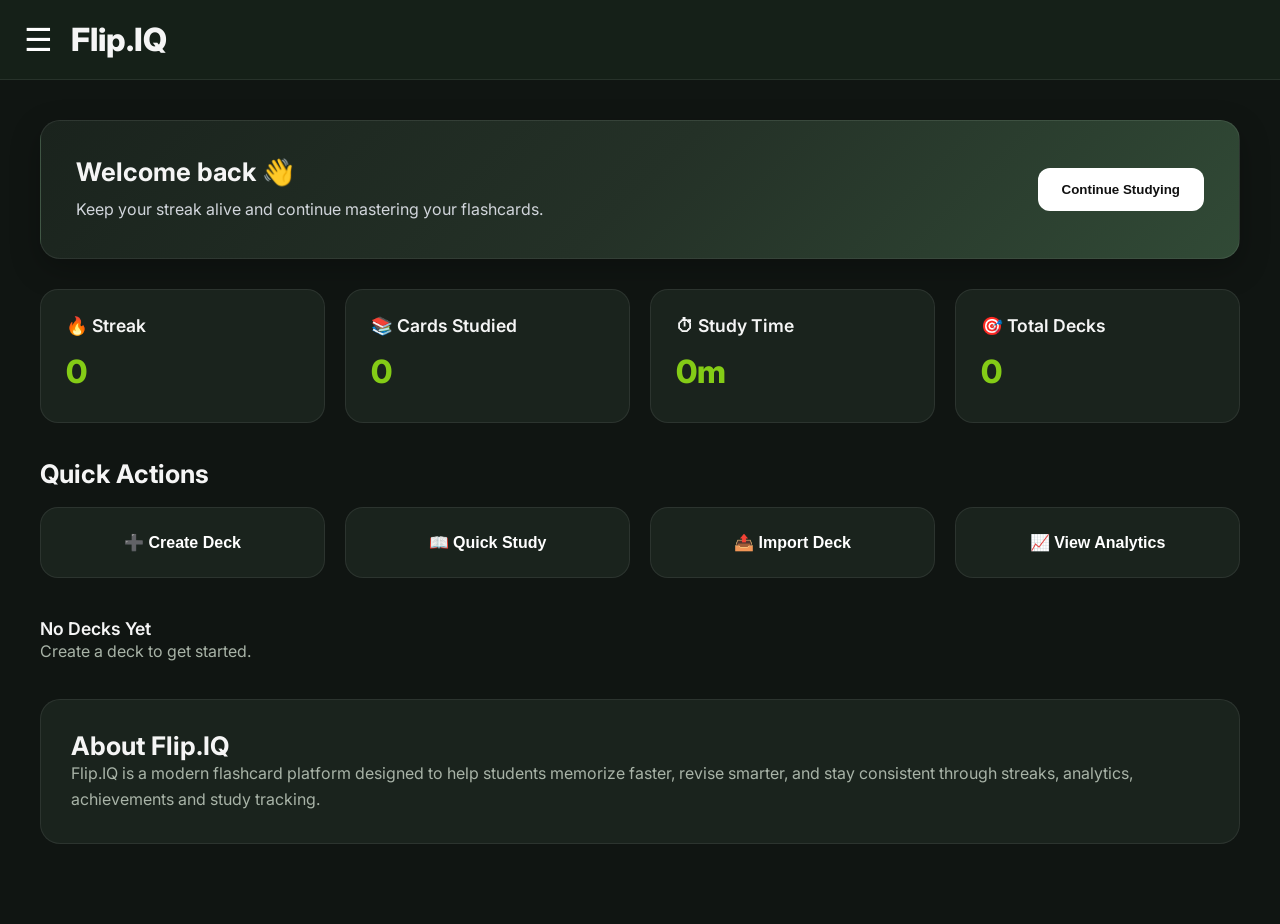
<file: index.html>
<!doctype html>

<html lang="en">
  <head>
    <meta charset="UTF-8" />
    <meta name="viewport" content="width=device-width, initial-scale=1.0" />

    <title>Flip.IQ | Dashboard</title>

    <link
      href="https://fonts.googleapis.com/css2?family=Inter:wght@300;400;500;600;700;800;900&display=swap"
      rel="stylesheet"
    />

    <link rel="stylesheet" href="css/global.css" />
    <link rel="stylesheet" href="css/navbar.css" />
    <link rel="stylesheet" href="css/dashboard.css" />
    <link rel="stylesheet" href="css/animations.css" />
  </head>

  <body>
    <!-- TOP BAR -->

    <header class="topbar">
      <button id="menuBtn" class="menu-btn">☰</button>

      <h1>Flip.IQ</h1>
    </header>

    <!-- SIDEBAR -->

    <aside class="sidebar" id="sidebar">
      <nav>
        <a href="index.html" class="nav-link active"> Home </a>

        <a href="decks.html" class="nav-link"> My Decks </a>

        <a href="quick-study.html" class="nav-link"> Quick Study </a>

        <a href="analytics.html" class="nav-link"> Analytics </a>

        <a href="achievements.html" class="nav-link"> Achievements </a>

        <a href="settings.html" class="nav-link"> Settings </a>
      </nav>

      <div class="close-menu" id="closeMenu">✕ Close Menu</div>
    </aside>

    <!-- MAIN CONTENT -->

    <main class="main-content">
      <section class="hero-card">
        <div>
          <h2>Welcome back 👋</h2>

          <p>Keep your streak alive and continue mastering your flashcards.</p>
        </div>

        <button id="continueBtn" class="primary-btn">Continue Studying</button>
      </section>

      <section class="stats-grid">
        <div class="stat-card">
          <h3>🔥 Streak</h3>
          <p class="stat-number" id="streakCount">7</p>
        </div>

        <div class="stat-card">
          <h3>📚 Cards Studied</h3>
          <p class="stat-number" id="cardsToday">42</p>
        </div>

        <div class="stat-card">
          <h3>⏱ Study Time</h3>
          <p class="stat-number" id="studyTime">58m</p>
        </div>

        <div class="stat-card">
          <h3>🎯 Total Decks</h3>
          <p class="stat-number" id="totalDecks">89%</p>
        </div>
      </section>

      <section class="dashboard-section">
        <div class="section-header">
          <h2>Quick Actions</h2>
        </div>

        <div class="action-grid">
          <button class="action-card">➕ Create Deck</button>

          <button class="action-card">📖 Quick Study</button>

          <button class="action-card">📤 Import Deck</button>

          <button class="action-card">📈 View Analytics</button>
        </div>
      </section>

      <div class="deck-grid" id="recentDecks"></div>

      <section class="dashboard-section">
        <div class="about-card">
          <h2>About Flip.IQ</h2>

          <p>
            Flip.IQ is a modern flashcard platform designed to help students
            memorize faster, revise smarter, and stay consistent through
            streaks, analytics, achievements and study tracking.
          </p>
        </div>
      </section>
    </main>

    <script src="js/storage.js"></script>
    <script src="js/app.js"></script>
    <script src="js/mobile-nav.js"></script>
  </body>
</html>
</file>
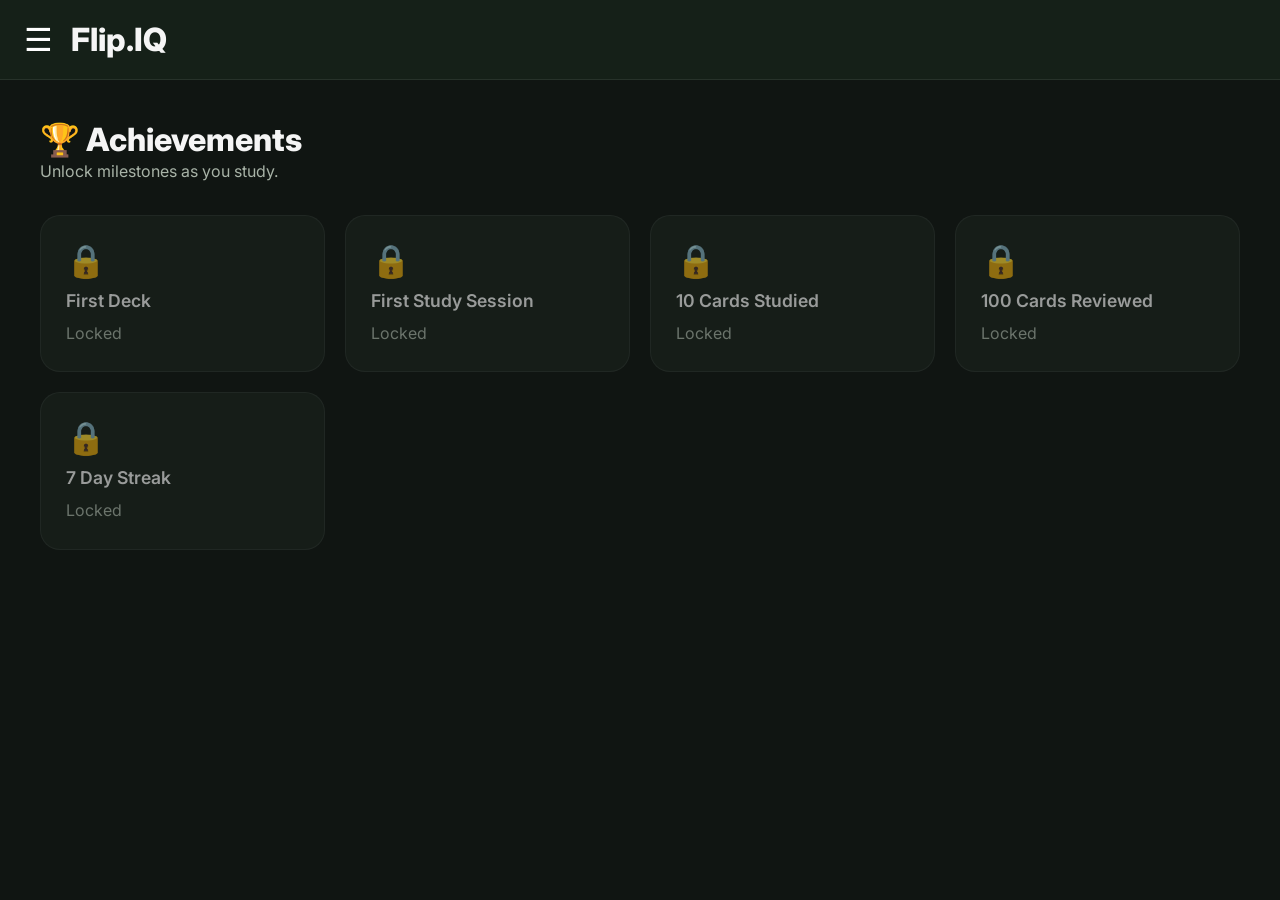
<file: achievements.html>
<!doctype html>

<html lang="en">
  <head>
    <meta charset="UTF-8" />

    <meta name="viewport" content="width=device-width, initial-scale=1.0" />

    <title>Flip.IQ | Achievements</title>

    <link
      href="https://fonts.googleapis.com/css2?family=Inter:wght@300;400;500;600;700;800;900&display=swap"
      rel="stylesheet"
    />

    <link rel="stylesheet" href="css/global.css" />
    <link rel="stylesheet" href="css/navbar.css" />
    <link rel="stylesheet" href="css/achievements.css" />
    <link rel="stylesheet" href="css/animations.css" />
  </head>

  <body>
    <!-- TOP BAR -->

    <header class="topbar">
      <button id="menuBtn" class="menu-btn">☰</button>

      <h1>Flip.IQ</h1>
    </header>

    <!-- SIDEBAR -->

    <aside class="sidebar" id="sidebar">
      <nav>
        <a href="index.html" class="nav-link"> Home </a>

        <a href="decks.html" class="nav-link"> My Decks </a>

        <a href="quick-study.html" class="nav-link"> Quick Study </a>

        <a href="analytics.html" class="nav-link"> Analytics </a>

        <a href="achievements.html" class="nav-link active"> Achievements </a>

        <a href="settings.html" class="nav-link"> Settings </a>
      </nav>

      <div class="close-menu" id="closeMenu">✕ Close Menu</div>
    </aside>

    <!-- MAIN CONTENT -->

    <main class="main-content">
      <section class="page-header">
        <h1>🏆 Achievements</h1>

        <p>Unlock milestones as you study.</p>
      </section>

      <section id="achievementGrid" class="achievement-grid"></section>
    </main>

    <script src="js/storage.js"></script>

    <script src="js/achievements.js"></script>

    <script src="js/mobile-nav.js"></script>
  </body>
</html>
</file>
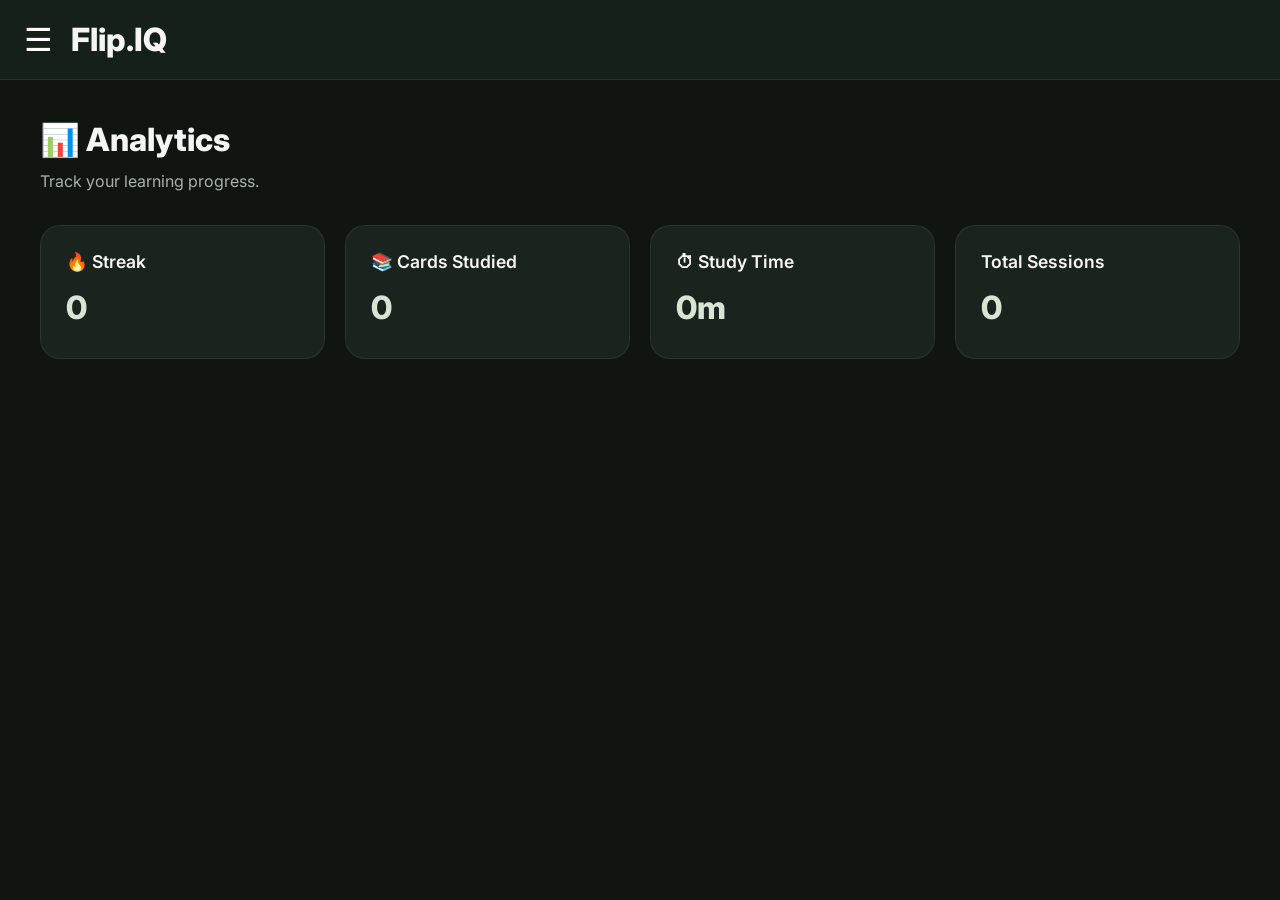
<file: analytics.html>
<!doctype html>

<html lang="en">
  <head>
    <meta charset="UTF-8" />

    <meta name="viewport" content="width=device-width, initial-scale=1.0" />

    <title>Flip.IQ | Analytics</title>

    <link
      href="https://fonts.googleapis.com/css2?family=Inter:wght@300;400;500;600;700;800;900&display=swap"
      rel="stylesheet"
    />

    <link rel="stylesheet" href="css/global.css" />
    <link rel="stylesheet" href="css/navbar.css" />
    <link rel="stylesheet" href="css/analytics.css" />
    <link rel="stylesheet" href="css/animations.css" />
  </head>

  <body>
    <!-- TOP BAR -->

    <header class="topbar">
      <button id="menuBtn" class="menu-btn">☰</button>

      <h1>Flip.IQ</h1>
    </header>

    <!-- SIDEBAR -->

    <aside class="sidebar" id="sidebar">
      <nav>
        <a href="index.html" class="nav-link"> Home </a>

        <a href="decks.html" class="nav-link"> My Decks </a>

        <a href="quick-study.html" class="nav-link"> Quick Study </a>

        <a href="analytics.html" class="nav-link active"> Analytics </a>

        <a href="achievements.html" class="nav-link"> Achievements </a>

        <a href="settings.html" class="nav-link"> Settings </a>
      </nav>

      <div class="close-menu" id="closeMenu">✕ Close Menu</div>
    </aside>

    <!-- MAIN CONTENT -->

    <main class="main-content">
      <section class="page-header">
        <h1>📊 Analytics</h1>

        <p>Track your learning progress.</p>
      </section>

      <section class="stats-grid">
        <div class="stat-card">
          <h3>🔥 Streak</h3>

          <p class="stat-number" id="analyticsStreak">7</p>
        </div>

        <div class="stat-card">
          <h3>📚 Cards Studied</h3>

          <p class="stat-number" id="analyticsCards">42</p>
        </div>

        <div class="stat-card">
          <h3>⏱ Study Time</h3>

          <p class="stat-number" id="analyticsTime">58m</p>
        </div>

        <div class="stat-card">
          <h3>Total Sessions</h3>

          <p class="stat-number" id="analyticsSessions">0</p>
        </div>
      </section>
    </main>

    <script src="js/storage.js"></script>

    <script src="js/analytics.js"></script>

    <script src="js/mobile-nav.js"></script>
  </body>
</html>
</file>
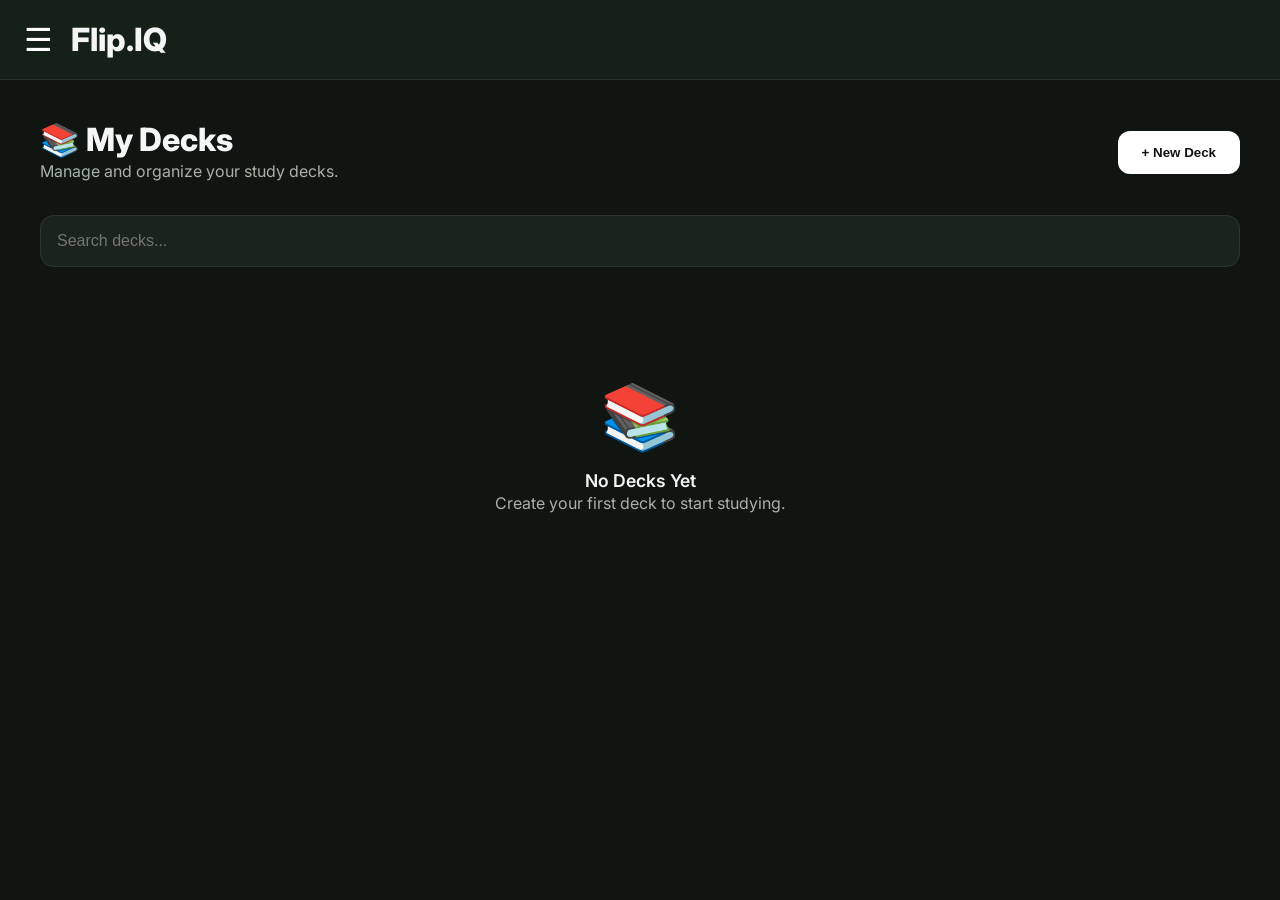
<file: decks.html>
<!doctype html>

<html lang="en">
  <head>
    <meta charset="UTF-8" />

    <meta name="viewport" content="width=device-width, initial-scale=1.0" />

    <title>Flip.IQ | My Decks</title>

    <link
      href="https://fonts.googleapis.com/css2?family=Inter:wght@300;400;500;600;700;800;900&display=swap"
      rel="stylesheet"
    />

    <link rel="stylesheet" href="css/global.css" />
    <link rel="stylesheet" href="css/navbar.css" />
    <link rel="stylesheet" href="css/decks.css" />
    <link rel="stylesheet" href="css/animations.css" />
  </head>

  <body>
    <!-- TOP BAR -->

    <header class="topbar">
      <button id="menuBtn" class="menu-btn">☰</button>

      <h1>Flip.IQ</h1>
    </header>

    <!-- SIDEBAR -->

    <aside class="sidebar" id="sidebar">
      <nav>
        <a href="index.html" class="nav-link"> Home </a>

        <a href="decks.html" class="nav-link active"> My Decks </a>

        <a href="quick-study.html" class="nav-link"> Quick Study </a>

        <a href="analytics.html" class="nav-link"> Analytics </a>

        <a href="achievements.html" class="nav-link"> Achievements </a>

        <a href="settings.html" class="nav-link"> Settings </a>
      </nav>

      <div class="close-menu" id="closeMenu">✕ Close Menu</div>
    </aside>

    <!-- MAIN CONTENT -->

    <main class="main-content">
      <section class="page-header">
        <div>
          <h1>📚 My Decks</h1>

          <p>Manage and organize your study decks.</p>
        </div>

        <button id="createDeckBtn" class="primary-btn">+ New Deck</button>
      </section>

      <section class="search-section">
        <input type="text" id="searchInput" placeholder="Search decks..." />
      </section>

      <section>
        <div id="deckContainer" class="deck-grid">
          <!-- Injected by JS -->
        </div>
      </section>
    </main>

    <!-- CREATE DECK MODAL -->

    <div id="deckModal" class="modal hidden">
      <div class="modal-content">
        <h2>Create New Deck</h2>

        <input type="text" id="deckNameInput" placeholder="Deck Name" />

        <button id="saveDeckBtn" class="primary-btn">Create Deck</button>
      </div>
    </div>

    <script src="js/storage.js"></script>

    <script src="js/decks.js"></script>

    <script src="js/mobile-nav.js"></script>
  </body>
</html>
</file>
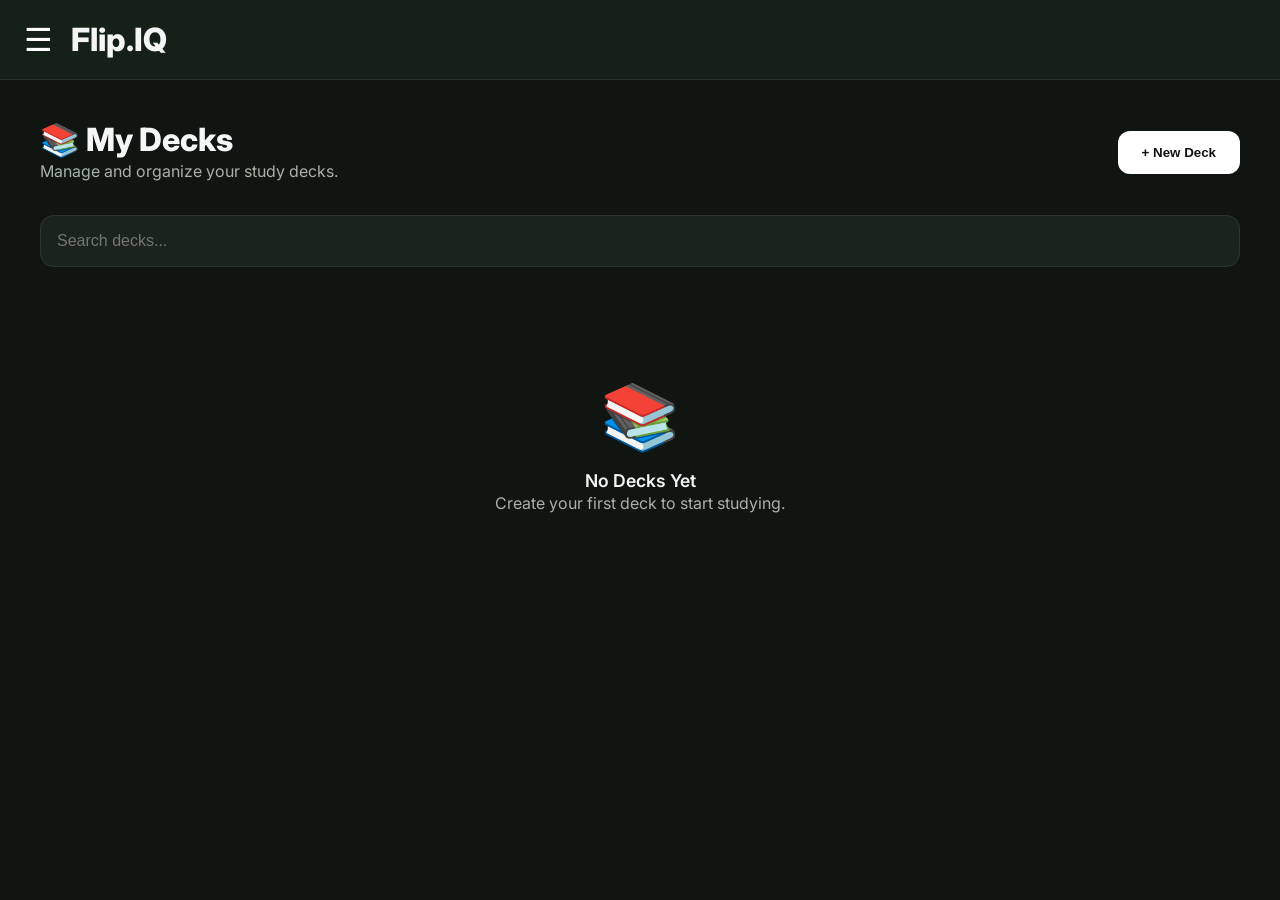
<file: flashcards.html>
<!doctype html>
<html lang="en">
  <head>
    <meta charset="UTF-8" />

    <meta name="viewport" content="width=device-width, initial-scale=1.0" />

    <title>Flip.IQ | Flashcards</title>

    <link
      href="https://fonts.googleapis.com/css2?family=Inter:wght@300;400;500;600;700;800&display=swap"
      rel="stylesheet"
    />

    <link rel="stylesheet" href="css/global.css" />
    <link rel="stylesheet" href="css/navbar.css" />
    <link rel="stylesheet" href="css/flashcards.css" />
  </head>

  <body>
    <!-- TOP BAR -->

    <header class="topbar">
      <button id="menuBtn" class="menu-btn">☰</button>

      <h1>Flip.IQ</h1>
    </header>

    <!-- SIDEBAR -->

    <aside class="sidebar" id="sidebar">
      <nav>
        <a href="index.html" class="nav-link"> Home </a>

        <a href="decks.html" class="nav-link active"> My Decks </a>

        <a href="quick-study.html" class="nav-link"> Quick Study </a>

        <a href="analytics.html" class="nav-link"> Analytics </a>

        <a href="achievements.html" class="nav-link"> Achievements </a>

        <a href="settings.html" class="nav-link"> Settings </a>
      </nav>

      <div class="close-menu" id="closeMenu">✕ Close Menu</div>
    </aside>

    <!-- MAIN CONTENT -->

    <main class="main-content">
      <section class="page-header">
        <div>
          <h1 id="deckTitle">📚 History</h1>

          <p>Manage flashcards in this deck.</p>
        </div>

        <button id="addCardBtn" class="primary-btn">+ Add Flashcard</button>
      </section>

      <section class="top-actions">
        <button id="studyDeckBtn" class="primary-btn">🎯 Study Deck</button>
      </section>

      <section>
        <div id="flashcardContainer" class="flashcard-grid">
          <!-- JS will insert cards here -->
        </div>
      </section>
    </main>

    <!-- ADD CARD MODAL -->

    <div id="cardModal" class="modal hidden">
      <div class="modal-content">
        <h2>Add Flashcard</h2>

        <input type="text" id="questionInput" placeholder="Question" />

        <textarea id="answerInput" placeholder="Answer"></textarea>

        <button id="saveCardBtn" class="primary-btn">Save Flashcard</button>
      </div>
    </div>

    <script src="js/storage.js"></script>

    <script src="js/flashcards.js"></script>

    <script src="js/mobile-nav.js"></script>
  </body>
</html>
</file>
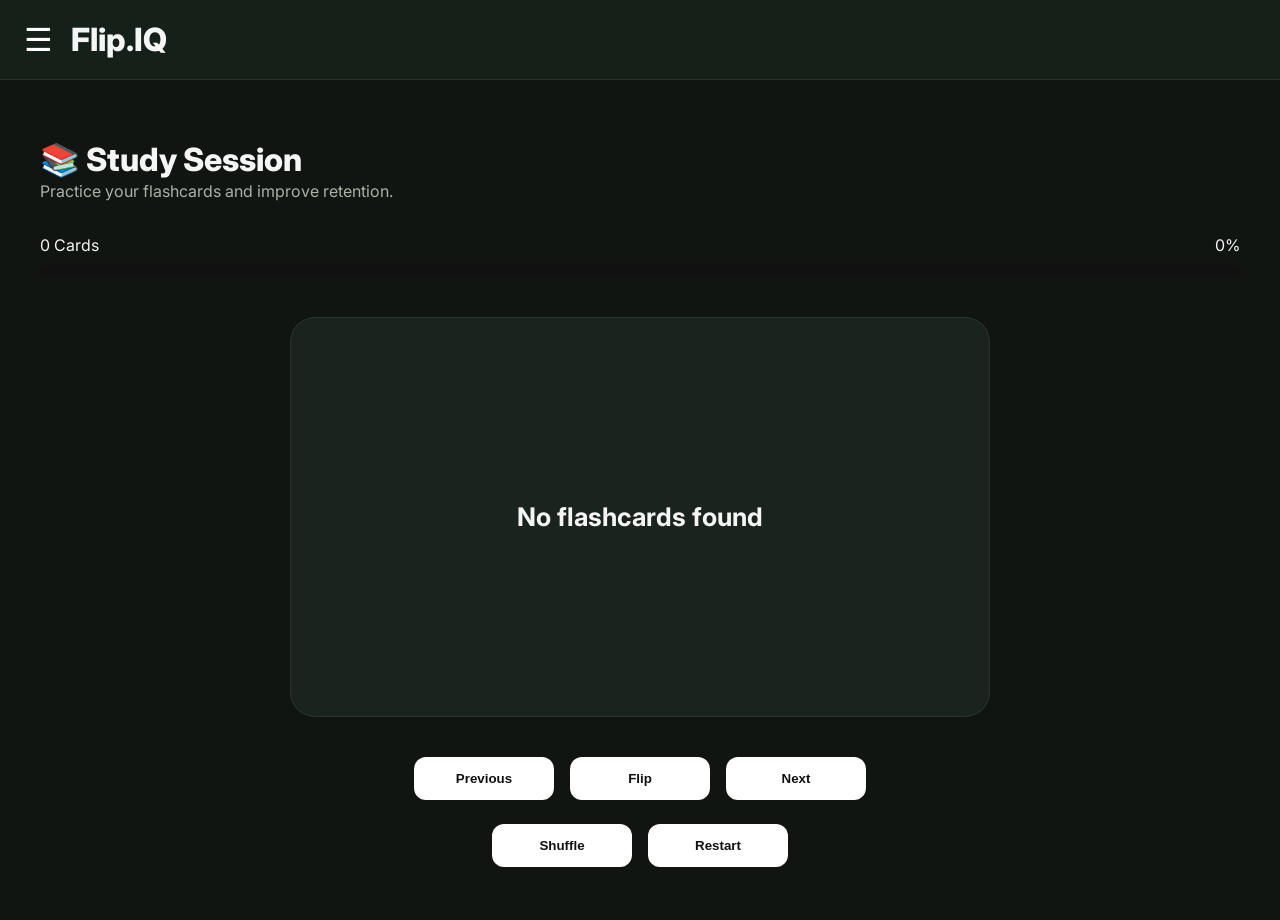
<file: quick-study.html>
<!doctype html>

<html lang="en">
  <head>
    <meta charset="UTF-8" />

    <meta name="viewport" content="width=device-width, initial-scale=1.0" />

    <title>Flip.IQ | Study</title>

    <link
      href="https://fonts.googleapis.com/css2?family=Inter:wght@300;400;500;600;700;800;900&display=swap"
      rel="stylesheet"
    />

    <link rel="stylesheet" href="css/global.css" />
    <link rel="stylesheet" href="css/navbar.css" />
    <link rel="stylesheet" href="css/quick-study.css" />
    <link rel="stylesheet" href="css/animations.css" />
    ```
  </head>

  <body>
    <!-- TOP BAR -->

    <header class="topbar">
      <button id="menuBtn" class="menu-btn">☰</button>

      <h1>Flip.IQ</h1>
    </header>

    <!-- SIDEBAR -->

    <aside class="sidebar" id="sidebar">
      <nav>
        <a href="index.html" class="nav-link"> Home </a>

        <a href="decks.html" class="nav-link"> My Decks </a>

        <a href="quick-study.html" class="nav-link active"> Quick Study </a>

        <a href="analytics.html" class="nav-link"> Analytics </a>

        <a href="achievements.html" class="nav-link"> Achievements </a>

        <a href="settings.html" class="nav-link"> Settings </a>
      </nav>

      <div class="close-menu" id="closeMenu">✕ Close Menu</div>
    </aside>

    <!-- MAIN CONTENT -->

    <main class="main-content">
      <section class="study-header">
        <div>
          <h1>📚 Study Session</h1>

          <p>Practice your flashcards and improve retention.</p>
        </div>
      </section>

      <section class="progress-section">
        <div class="progress-top">
          <span id="cardCounter"> Card 1 of 5 </span>

          <span id="progressPercent"> 20% </span>
        </div>

        <div class="progress-bar">
          <div class="progress-fill" id="progressFill"></div>
        </div>
      </section>

      <section class="flashcard-wrapper">
        <div id="flashcard" class="flashcard">
          <div class="flashcard-inner">
            <div class="flashcard-front">
              <h2 id="cardFront">What is photosynthesis?</h2>
            </div>

            <div class="flashcard-back">
              <h2 id="cardBack">
                Process plants use to convert sunlight into energy.
              </h2>
            </div>
          </div>
        </div>
      </section>

      <section class="controls">
        <button id="prevBtn" class="primary-btn">Previous</button>

        <button id="flipBtn" class="primary-btn">Flip</button>

        <button id="nextBtn" class="primary-btn">Next</button>
      </section>

      <section class="controls">
        <button id="shuffleBtn" class="primary-btn">Shuffle</button>

        <button id="restartBtn" class="primary-btn">Restart</button>
      </section>
    </main>

    <script src="js/quick-study.js"></script>

    <script src="js/storage.js"></script>

    <script src="js/mobile-nav.js"></script>
  </body>
</html>
</file>
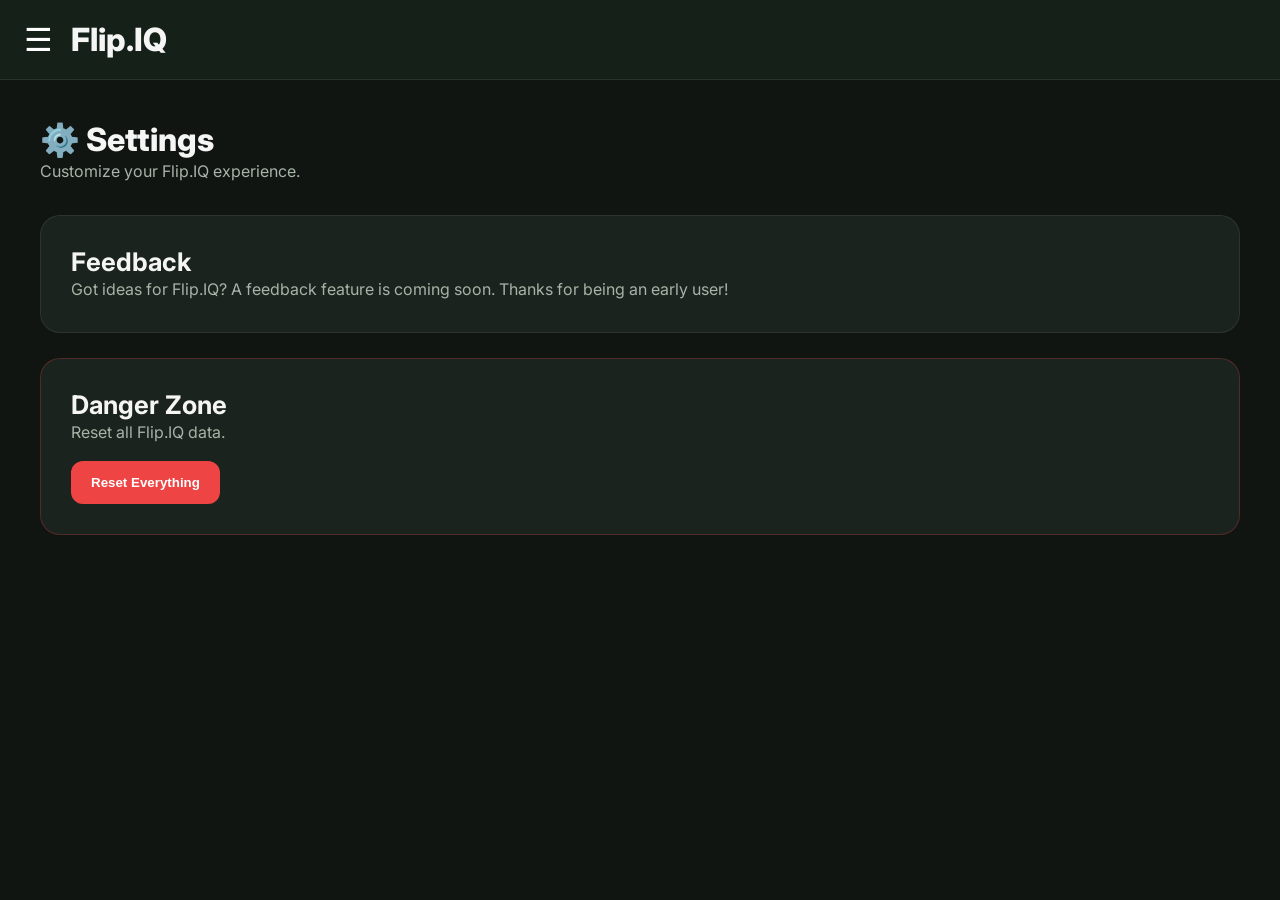
<file: settings.html>
<!doctype html>

<html lang="en">
  <head>
    <meta charset="UTF-8" />

    <meta name="viewport" content="width=device-width, initial-scale=1.0" />

    <title>Flip.IQ | Settings</title>

    <link
      href="https://fonts.googleapis.com/css2?family=Inter:wght@300;400;500;600;700;800;900&display=swap"
      rel="stylesheet"
    />

    <link rel="stylesheet" href="css/global.css" />
    <link rel="stylesheet" href="css/navbar.css" />
    <link rel="stylesheet" href="css/settings.css" />
    <link rel="stylesheet" href="css/animations.css" />
  </head>

  <body>
    <!-- TOP BAR -->

    <header class="topbar">
      <button id="menuBtn" class="menu-btn">☰</button>

      <h1>Flip.IQ</h1>
    </header>

    <!-- SIDEBAR -->

    <aside class="sidebar" id="sidebar">
      <nav>
        <a href="index.html" class="nav-link"> Home </a>

        <a href="decks.html" class="nav-link"> My Decks </a>

        <a href="quick-study.html" class="nav-link"> Quick Study </a>

        <a href="analytics.html" class="nav-link"> Analytics </a>

        <a href="achievements.html" class="nav-link"> Achievements </a>

        <a href="settings.html" class="nav-link active"> Settings </a>
      </nav>

      <div class="close-menu" id="closeMenu">✕ Close Menu</div>
    </aside>

    <!-- MAIN CONTENT -->

    <main class="main-content">
      <section class="page-header">
        <h1>⚙️ Settings</h1>

        <p>Customize your Flip.IQ experience.</p>
      </section>

      <section class="settings-card">
        <!-- Future feedback section goes here -->
        <h2>Feedback</h2>
        <p>
          Got ideas for Flip.IQ? A feedback feature is coming soon. Thanks for
          being an early user!
        </p>
      </section>

      <section class="settings-card danger-zone">
        <h2>Danger Zone</h2>

        <p>Reset all Flip.IQ data.</p>

        <button id="resetBtn" class="danger-btn">Reset Everything</button>
      </section>
    </main>

    <script src="js/storage.js"></script>

    <script src="js/settings.js"></script>

    <script src="js/mobile-nav.js"></script>
  </body>
</html>
</file>
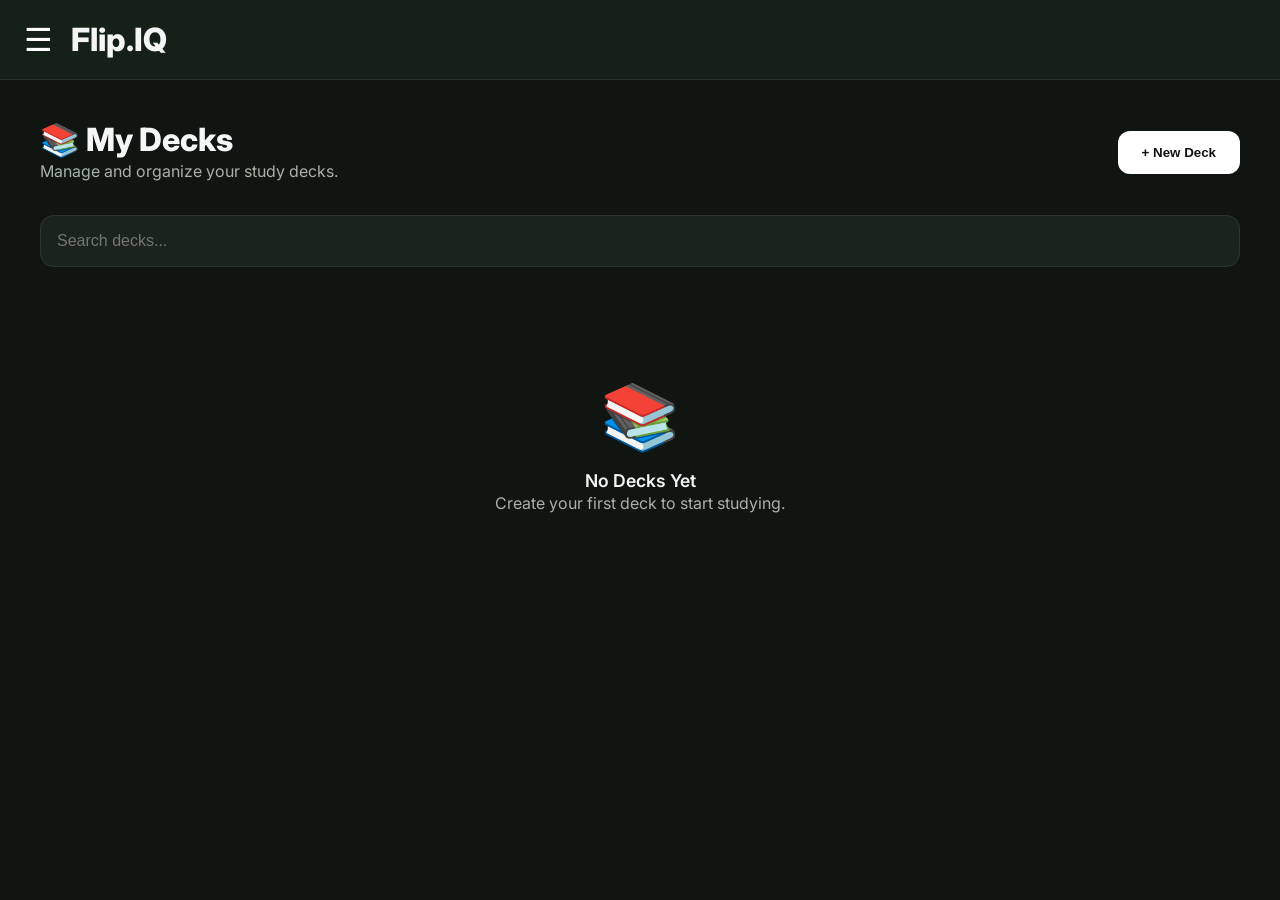
<file: study.html>
<!doctype html>
<html lang="en">
  <head>
    <meta charset="UTF-8" />

    <meta name="viewport" content="width=device-width, initial-scale=1.0" />

    <title>Flip.IQ | Study Deck</title>

    <link
      href="https://fonts.googleapis.com/css2?family=Inter:wght@300;400;500;600;700;800;900&display=swap"
      rel="stylesheet"
    />

    <link rel="stylesheet" href="css/global.css" />
    <link rel="stylesheet" href="css/navbar.css" />
    <link rel="stylesheet" href="css/study.css" />
  </head>

  <body>
    <!-- TOP BAR -->

    <header class="topbar">
      <button id="menuBtn" class="menu-btn">☰</button>

      <h1>Flip.IQ</h1>
    </header>

    <!-- SIDEBAR -->

    <aside class="sidebar" id="sidebar">
      <nav>
        <a href="index.html" class="nav-link"> Home </a>

        <a href="decks.html" class="nav-link active"> My Decks </a>

        <a href="quick-study.html" class="nav-link"> Quick Study </a>

        <a href="analytics.html" class="nav-link"> Analytics </a>

        <a href="achievements.html" class="nav-link"> Achievements </a>

        <a href="settings.html" class="nav-link"> Settings </a>
      </nav>

      <div class="close-menu" id="closeMenu">✕ Close Menu</div>
    </aside>

    <!-- MAIN CONTENT -->

    <main class="main-content">
      <section class="study-header">
        <h1 id="deckName">Deck</h1>

        <p id="cardCounter">Card 1 of 1</p>
      </section>

      <section class="progress-section">
        <div class="progress-bar">
          <div id="progressFill" class="progress-fill"></div>
        </div>

        <p id="progressText">0%</p>
      </section>

      <section class="study-card">
        <div id="cardText">No Cards</div>
      </section>

      <p class="study-tip">Click the card or press Flip</p>

      <section class="controls">
        <button id="prevBtn" class="primary-btn">Previous</button>

        <button id="flipBtn" class="primary-btn">Flip</button>

        <button id="nextBtn" class="primary-btn">Next</button>
      </section>
    </main>

    <script src="js/storage.js"></script>

    <script src="js/study.js"></script>

    <script src="js/mobile-nav.js"></script>
  </body>
</html>
</file>
<file: css/global.css>
/* ==========================================
   FLIP.IQ GLOBAL STYLES
   DEEP FOREST THEME
========================================== */

:root{

    /* MAIN COLORS */

    --bg:#101512;

    --surface:#1a231d;

    --surface-2:#243127;

    --primary:#84cc16;

    --primary-hover:#a3e635;

    --success:#22c55e;

    --warning:#f59e0b;

    --danger:#ef4444;

    --text:#f5f5f5;

    --text-muted:#a8b3a7;

    --border:rgba(255,255,255,.08);

    --shadow:
        0 8px 24px rgba(0,0,0,.25);

    --radius:18px;

}

/* ==========================================
   RESET
========================================== */

*{
    margin:0;
    padding:0;
    box-sizing:border-box;
}

html{
    scroll-behavior:smooth;
}

body{

    background:var(--bg);

    color:var(--text);

    font-family:'Inter',sans-serif;

    min-height:100vh;

    overflow-x:hidden;

}

/* ==========================================
   SCROLLBAR
========================================== */

::-webkit-scrollbar{
    width:10px;
}

::-webkit-scrollbar-track{
    background:var(--surface);
}

::-webkit-scrollbar-thumb{

    background:var(--primary);

    border-radius:20px;

}

::-webkit-scrollbar-thumb:hover{

    background:var(--primary-hover);

}

/* ==========================================
   LINKS
========================================== */

a{

    text-decoration:none;

    color:inherit;

}

/* ==========================================
   MAIN CONTENT
========================================== */

.main-content{

    margin-left:260px;

    padding:40px;

    min-height:100vh;

}

/* ==========================================
   REUSABLE CARD
========================================== */

.card{

    background:var(--surface);

    border:1px solid var(--border);

    border-radius:var(--radius);

    box-shadow:var(--shadow);

}

/* ==========================================
   HEADINGS
========================================== */

h1{

    font-size:2rem;

    font-weight:800;

}

h2{

    font-size:1.6rem;

    font-weight:700;

}

h3{

    font-size:1.1rem;

    font-weight:600;

}

p{

    line-height:1.6;

    color:var(--text-muted);

}

/* ==========================================
   BUTTONS
========================================== */

.primary-btn{

    border:none;

    cursor:pointer;

    padding:14px 24px;

    border-radius:12px;

    font-weight:600;

    color:#111;

    background:white;

    transition:.25s ease;

}

.primary-btn:hover{

    background:#f3f4f6;

    transform:translateY(-2px);

    box-shadow:
        0 8px 20px rgba(0,0,0,.15);

}

.primary-btn:active{

    transform:scale(.98);

}


/* ==========================================
   SECTION SPACING
========================================== */

.dashboard-section{

    margin-top:35px;

}

/* ==========================================
   SECTION TITLES
========================================== */

.section-header{

    margin-bottom:18px;

}

/* ==========================================
   GLASS EFFECT
========================================== */

.glass{

    background:
        rgba(255,255,255,.03);

    backdrop-filter:blur(10px);

    border:
        1px solid rgba(255,255,255,.06);

}

/* ==========================================
   MOBILE
========================================== */

@media(max-width:900px){

    .main-content{

        margin-left:0;

        padding:20px;

    }

}
</file>
<file: css/navbar.css>
/* ==========================================
   TOP BAR
========================================== */

.topbar{

    position:fixed;

    top:0;

    left:0;

    width:100%;

    height:80px;

    background:#152018;

    border-bottom:1px solid rgba(255,255,255,.08);

    display:flex;

    align-items:center;

    gap:18px;

    padding:0 24px;

    z-index:3000;

}

.menu-btn{

    background:none;

    border:none;

    color:white;

    font-size:2rem;

    cursor:pointer;

    padding:0;

}

.topbar h1{

    font-size:2rem;

    font-weight:800;

    margin:0;

}

/* ==========================================
   SIDEBAR
========================================== */

.sidebar{

    position:fixed;

    top:80px;

    left:-260px;

    width:260px;

    height:calc(100vh - 80px);

    background:#152018;

    border-right:1px solid rgba(255,255,255,.08);

    padding:25px 20px;

    display:flex;

    flex-direction:column;

    transition:left .3s ease;

    z-index:2500;

}

.sidebar.open{

    left:0;

}

/* ==========================================
   NAVIGATION
========================================== */

.sidebar nav{

    display:flex;

    flex-direction:column;

    gap:10px;

}

.nav-link{

    display:flex;

    align-items:center;

    padding:14px 16px;

    border-radius:14px;

    color:white;

    text-decoration:none;

    transition:.2s ease;

}

.nav-link:hover{

    background:rgba(255,255,255,.06);

}

.nav-link.active{

    background:#3f6b42;

}

/* ==========================================
   CLOSE BUTTON
========================================== */

.close-menu{

    margin-top:auto;

    text-align:center;

    padding:18px;

    cursor:pointer;

    color:#ffb4b4;

    font-weight:600;

    border-top:1px solid rgba(255,255,255,.08);

}

/* ==========================================
   MAIN CONTENT
========================================== */

.main-content{

    margin-left:0;

    padding:120px 40px 40px;

}

/* ==========================================
   MOBILE
========================================== */

@media(max-width:768px){

    .topbar{

        height:70px;

        padding:0 16px;

    }

    .topbar h1{

        font-size:1.7rem;

    }

    .sidebar{

        top:70px;

        height:calc(100vh - 70px);

    }

    .main-content{

        padding:100px 20px 20px;

    }

}

.sidebar{
    width:280px;
    left:-280px;
}

.nav-link{
    font-weight:600;
}

.close-menu:hover{
    color:white;
}
</file>
<file: css/dashboard.css>
/* ==========================================
   HERO CARD
========================================== */

.hero-card{

    background:
        linear-gradient(
            135deg,
            #1a231d,
            #243127,
            #314a36
        );

    border:
        1px solid rgba(255,255,255,.08);

    border-radius:20px;

    padding:35px;

    display:flex;

    justify-content:space-between;

    align-items:center;

    margin-bottom:30px;

    box-shadow:
        0 10px 30px rgba(0,0,0,.25);

}

.hero-card h2{

    margin-bottom:10px;

}

.hero-card p{

    color:#d1d5db;

}

/* ==========================================
   STATS
========================================== */

.stats-grid{

    display:grid;

    grid-template-columns:
        repeat(auto-fit,minmax(220px,1fr));

    gap:20px;

}

.stat-card{

    background:var(--surface);

    border-radius:18px;

    padding:25px;

    border:
        1px solid var(--border);

    transition:.25s;

}

.stat-card:hover{

    transform:translateY(-5px);

    border-color:
        rgba(132,204,22,.35);

    box-shadow:
        0 10px 25px rgba(132,204,22,.10);

}

.stat-number{

    font-size:2rem;

    font-weight:800;

    margin-top:10px;

    color:var(--primary);

}

/* ==========================================
   QUICK ACTIONS
========================================== */

.action-grid{

    display:grid;

    grid-template-columns:
        repeat(auto-fit,minmax(220px,1fr));

    gap:20px;

}

.action-card{

    background:var(--surface);

    border:
        1px solid var(--border);

    color:white;

    padding:25px;

    border-radius:18px;

    cursor:pointer;

    font-size:1rem;

    font-weight:600;

    transition:.25s;

}

.action-card:hover{

    transform:translateY(-5px);

    background:var(--surface-2);

    border-color:
        rgba(132,204,22,.35);

    box-shadow:
        0 10px 25px rgba(132,204,22,.10);

}

/* ==========================================
   RECENT DECKS
========================================== */

.deck-grid{

    display:grid;

    grid-template-columns:
        repeat(auto-fit,minmax(260px,1fr));

    gap:20px;

}

.deck-card{

    background:var(--surface);

    border:
        1px solid var(--border);

    border-radius:18px;

    padding:25px;

    transition:.25s;

}

.deck-card:hover{

    transform:translateY(-6px);

    border-color:
        rgba(132,204,22,.35);

    box-shadow:
        0 10px 25px rgba(132,204,22,.10);

}

.deck-card h3{

    margin-bottom:10px;

}

.progress-bar{

    width:100%;

    height:10px;

    background:#111;

    border-radius:999px;

    margin:15px 0;

    overflow:hidden;

}

.progress-fill{

    height:100%;

    background:
        linear-gradient(
            90deg,
            #84cc16,
            #a3e635
        );

}

/* ==========================================
   ABOUT
========================================== */

.about-card{

    background:var(--surface);

    border:
        1px solid var(--border);

    border-radius:20px;

    padding:30px;

    transition:.25s;

}

.about-card:hover{

    border-color:
        rgba(132,204,22,.25);

}

.dashboard-section{

    margin-bottom:40px;

}

/* ==========================================
   MOBILE
========================================== */

@media(max-width:768px){

    .hero-card{

        flex-direction:column;

        align-items:flex-start;

        gap:20px;

        padding:25px;

    }

    .hero-card .primary-btn{

        width:100%;

    }

}
</file>
<file: css/animations.css>
/* ==========================================
   FADE UP
========================================== */

@keyframes fadeUp{

    from{

        opacity:0;

        transform:
            translateY(20px);

    }

    to{

        opacity:1;

        transform:
            translateY(0);

    }

}

/* ==========================================
   DEFAULT STATE
========================================== */

.hero-card,
.stat-card,
.action-card,
.deck-card,
.about-card{

    opacity:0;

}

/* ==========================================
   STAGGERED ANIMATIONS
========================================== */

.hero-card{

    animation:
        fadeUp .5s ease forwards;

}

.stat-card{

    animation:
        fadeUp .5s ease .1s forwards;

}

.action-card{

    animation:
        fadeUp .5s ease .2s forwards;

}

.deck-card{

    animation:
        fadeUp .5s ease .3s forwards;

}

.about-card{

    animation:
        fadeUp .5s ease .4s forwards;

}
</file>
<file: css/achievements.css>
/* ==========================================
   HEADER
========================================== */

.page-header{

    margin-bottom:30px;

}

/* ==========================================
   GRID
========================================== */

.achievement-grid{

    display:grid;

    grid-template-columns:
        repeat(auto-fit,minmax(260px,1fr));

    gap:20px;

}

/* ==========================================
   CARD
========================================== */

.achievement-card{

    background:var(--surface);

    border:
        1px solid var(--border);

    border-radius:20px;

    padding:25px;

    transition:.25s;

}

.achievement-card:hover{

    transform:translateY(-5px);

}

.achievement-card h2{

    font-size:2rem;

    margin-bottom:10px;

}

.achievement-card h3{

    margin-bottom:10px;

}

/* ==========================================
   STATES
========================================== */

.unlocked{

    border-color:
        rgba(63,107,66,.4);

}

.locked{

    opacity:.6;

}
</file>
<file: css/analytics.css>
/* ==========================================
   PAGE HEADER
========================================== */

.page-header{

    margin-bottom:30px;

}

.page-header h1{

    margin-bottom:10px;

}

/* ==========================================
   STATS GRID
========================================== */

.stats-grid{

    display:grid;

    grid-template-columns:
        repeat(auto-fit,minmax(220px,1fr));

    gap:20px;

    margin-bottom:35px;

}

.stat-card{

    background:var(--surface);

    border:
        1px solid var(--border);

    border-radius:20px;

    padding:25px;

    transition:.25s;

}

.stat-card:hover{

    transform:translateY(-5px);

    border-color:
        rgba(255,255,255,.15);

}

.stat-number{

    font-size:2rem;

    font-weight:800;

    margin-top:10px;

    color:#d7e6d4;

}

/* ==========================================
   CHART SECTION
========================================== */

.chart-section{

    background:var(--surface);

    border:
        1px solid var(--border);

    border-radius:20px;

    padding:30px;

}

.chart-section h2{

    margin-bottom:25px;

}

/* ==========================================
   CHART
========================================== */

.chart-placeholder{

    height:300px;

    display:flex;

    align-items:flex-end;

    justify-content:space-between;

    gap:15px;

}

.bar{

    flex:1;

    background:
        linear-gradient(
            180deg,
            #558b5b,
            #3f6b42
        );

    border-radius:12px 12px 0 0;

    transition:.3s;

}

.bar:hover{

    opacity:.8;

    transform:translateY(-3px);

}
</file>
<file: css/decks.css>
/* ==========================================
   PAGE HEADER
========================================== */

.page-header{

    display:flex;

    justify-content:space-between;

    align-items:center;

    margin-bottom:30px;

}

/* ==========================================
   SEARCH
========================================== */

.search-section{

    margin-bottom:30px;

}

#searchInput{

    width:100%;

    background:var(--surface);

    color:white;

    border:1px solid var(--border);

    padding:16px;

    border-radius:14px;

    font-size:1rem;

    outline:none;

}

#searchInput:focus{

    border-color:var(--primary);

}

/* ==========================================
   DECK GRID
========================================== */

.deck-grid{

    display:grid;

    grid-template-columns:
        repeat(auto-fit,minmax(280px,1fr));

    gap:20px;

}

/* ==========================================
   DECK CARD
========================================== */

.deck-card{

    background:var(--surface);

    border:1px solid var(--border);

    border-radius:20px;

    padding:25px;

    transition:.25s;

}

.deck-card:hover{

    transform:translateY(-5px);

}

.deck-meta{

    color:var(--text-muted);

    margin-bottom:15px;

}

.progress-bar{

    width:100%;

    height:10px;

    background:#111;

    border-radius:999px;

    overflow:hidden;

    margin:15px 0;

}

.progress-fill{

    height:100%;

    background:#3f6b42;

}

.deck-actions{

    display:flex;

    gap:10px;

    margin-top:15px;

}

.deck-btn{

    flex:1;

    padding:10px;

    border:none;

    border-radius:10px;

    cursor:pointer;

}

.study-btn{

    background:white;

    color:#111;

}

.delete-btn{

    background:#2a2a2a;

    color:white;

}

/* ==========================================
   MODAL
========================================== */

.modal{

    position:fixed;

    inset:0;

    background:rgba(0,0,0,.6);

    display:flex;

    justify-content:center;

    align-items:center;

}

.hidden{

    display:none;

}

.modal-content{

    background:var(--surface);

    width:400px;

    padding:30px;

    border-radius:20px;

    border:1px solid var(--border);

}

.modal-content h2{

    margin-bottom:20px;

}

.modal-content input{

    width:100%;

    padding:15px;

    margin-bottom:20px;

    border:none;

    border-radius:12px;

    background:#111;

    color:white;

}

/* ==========================================
   EMPTY STATE
========================================== */

.empty-state{

    text-align:center;

    padding:80px 20px;

    width:100%;

}

.empty-state h2{

    font-size:4rem;

    margin-bottom:15px;

}
</file>
<file: css/flashcards.css>
/* ==========================================
   PAGE HEADER
========================================== */

.page-header{

    display:flex;

    justify-content:space-between;

    align-items:center;

    margin-bottom:30px;

}

/* ==========================================
   TOP ACTIONS
========================================== */

.top-actions{

    margin-bottom:25px;

}

/* ==========================================
   FLASHCARD GRID
========================================== */

.flashcard-grid{

    display:grid;

    grid-template-columns:
        repeat(auto-fit,minmax(320px,1fr));

    gap:20px;

}

/* ==========================================
   FLASHCARD CARD
========================================== */

.flashcard-card{

    background:var(--surface);

    border:1px solid var(--border);

    border-radius:20px;

    padding:25px;

    transition:.25s;

}

.flashcard-card:hover{

    transform:translateY(-4px);

}

.flashcard-card h3{

    margin-bottom:12px;

}

.flashcard-answer{

    color:var(--text-muted);

    margin-bottom:20px;

    line-height:1.6;

}

/* ==========================================
   CARD ACTIONS
========================================== */

.card-actions{

    display:flex;

    gap:10px;

}

.card-btn{

    flex:1;

    border:none;

    padding:10px;

    border-radius:10px;

    cursor:pointer;

    font-weight:600;

}

.edit-btn{

    background:white;

    color:#111;

}

.delete-btn{

    background:#2a2a2a;

    color:white;

}

/* ==========================================
   MODAL
========================================== */

.modal{

    position:fixed;

    inset:0;

    background:rgba(0,0,0,.65);

    display:flex;

    justify-content:center;

    align-items:center;

}

.hidden{

    display:none;

}

.modal-content{

    width:500px;

    background:var(--surface);

    border:1px solid var(--border);

    border-radius:20px;

    padding:30px;

}

.modal-content h2{

    margin-bottom:20px;

}

.modal-content input,
.modal-content textarea{

    width:100%;

    background:#111;

    color:white;

    border:none;

    border-radius:12px;

    padding:15px;

    margin-bottom:15px;

    font-family:inherit;

}

.modal-content textarea{

    min-height:140px;

    resize:vertical;

}

/* ==========================================
   EMPTY STATE
========================================== */

.empty-state{

    text-align:center;

    padding:80px 20px;

}

.empty-state h2{

    font-size:4rem;

    margin-bottom:15px;

}
</file>
<file: css/quick-study.css>
/* ==========================================
   HEADER
========================================== */

.study-header{

    margin-bottom:30px;

}

/* ==========================================
   PROGRESS
========================================== */

.progress-section{

    margin-bottom:30px;

}

.progress-top{

    display:flex;

    justify-content:space-between;

    margin-bottom:10px;

}

.progress-bar{

    width:100%;

    height:12px;

    background:#111;

    border-radius:999px;

    overflow:hidden;

}

.progress-fill{

    width:20%;

    height:100%;

    background:#3f6b42;

    transition:.3s;

}

/* ==========================================
   FLASHCARD
========================================== */

.flashcard-wrapper{

    display:flex;

    justify-content:center;

    margin:40px 0;

}

.flashcard{

    width:700px;

    height:400px;

    perspective:1000px;

    cursor:pointer;

}

.flashcard-inner{

    width:100%;
    height:100%;

    position:relative;

    transition:.6s;

    transform-style:preserve-3d;

}

.flashcard.flipped .flashcard-inner{

    transform:rotateY(180deg);

}

.flashcard-front,
.flashcard-back{

    position:absolute;

    width:100%;
    height:100%;

    backface-visibility:hidden;

    background:var(--surface);

    border:1px solid var(--border);

    border-radius:25px;

    display:flex;

    justify-content:center;

    align-items:center;

    text-align:center;

    padding:30px;

}

.flashcard-back{

    transform:rotateY(180deg);

}

/* ==========================================
   CONTROLS
========================================== */

.controls{

    display:flex;

    justify-content:center;

    gap:16px;

    margin-top:24px;

    flex-wrap:wrap;

}

.controls button{

    min-width:140px;

}
</file>
<file: css/settings.css>
.page-header{

    margin-bottom:30px;

}

.settings-card{

    background:var(--surface);

    border:
        1px solid var(--border);

    border-radius:20px;

    padding:30px;

    margin-bottom:25px;

}

.setting-row{

    display:flex;

    justify-content:space-between;

    align-items:center;

    padding:20px 0;

}

.setting-row:not(:last-child){

    border-bottom:
        1px solid rgba(255,255,255,.06);

}

.setting-row input{

    width:22px;

    height:22px;

}

.danger-zone{

    border-color:
        rgba(239,68,68,.25);

}

.danger-btn{

    margin-top:15px;

    border:none;

    padding:14px 20px;

    border-radius:12px;

    cursor:pointer;

    background:#ef4444;

    color:white;

    font-weight:600;

}
</file>
<file: css/study.css>
/* ==========================================
   STUDY PAGE
========================================== */

.study-header{

    text-align:center;

    margin-bottom:40px;

}

.study-header h1{

    font-size:2.5rem;

    margin-bottom:10px;

}

.study-header p{

    color:#a8b3a8;

}

/* ==========================================
   FLASHCARD
========================================== */

.study-card{

    max-width:800px;

    margin:0 auto;

    min-height:350px;

    background:linear-gradient(
        135deg,
        #152018,
        #1c2a1f
    );

    border:1px solid rgba(90,130,90,.25);

    border-radius:24px;

    display:flex;

    justify-content:center;

    align-items:center;

    text-align:center;

    padding:40px;

    cursor:pointer;

    transition:.25s ease;

    box-shadow:
        0 15px 40px rgba(0,0,0,.35);

}

.study-card:hover{

    transform:translateY(-5px);

}

#cardText{

    font-size:2rem;

    font-weight:700;

    line-height:1.6;

    max-width:650px;

}

/* ==========================================
   BUTTONS
========================================== */

.controls{

    display:flex;

    justify-content:center;

    gap:20px;

    margin-top:35px;

}

.controls button{

    min-width:180px;

    padding:16px 28px;

    border-radius:20px;

}

/* ==========================================
   COUNTER
========================================== */

#cardCounter{

    font-size:1rem;

    opacity:.8;

}

/* ==========================================
   STUDY TIP
========================================== */

.study-tip{

    text-align:center;

    max-width:800px;

    margin:20px auto;

    color:#a8b3a8;

    font-size:.95rem;

    opacity:.85;

}
/* ==========================================
   PROGRESS
========================================== */

.progress-section{

    max-width:800px;

    margin:0 auto 30px;

    text-align:center;

}

.progress-bar{

    width:100%;

    height:12px;

    background:#111;

    border-radius:999px;

    overflow:hidden;

}

.progress-fill{

    width:0%;

    height:100%;

    background:var(--primary);

    transition:.3s ease;

}

#progressText{

    margin-top:10px;

    color:var(--text-muted);

}

/* ==========================================
   LOGO
========================================== */

.logo-section{

    margin-bottom:40px;

}

.logo-section h1{

    font-size:2rem;

    font-weight:800;

    margin-bottom:8px;

}

.logo-section p{

    color:#a8b3a8;

}

/* ==========================================
   MOBILE FIXES
========================================== */

@media (max-width: 768px){

    .study-header h1{
        font-size:1.8rem;
    }

    .study-card{
        min-height:220px;
        padding:25px;
        border-radius:20px;
    }

    #cardText{
        font-size:1.4rem;
        line-height:1.4;
    }

    .controls{
        flex-direction:column;
        align-items:center;
        gap:12px;
    }

    .controls button{
        width:100%;
        min-width:0;
        max-width:400px;
    }

    .study-tip{
        padding:0 15px;
    }

}
</file>
